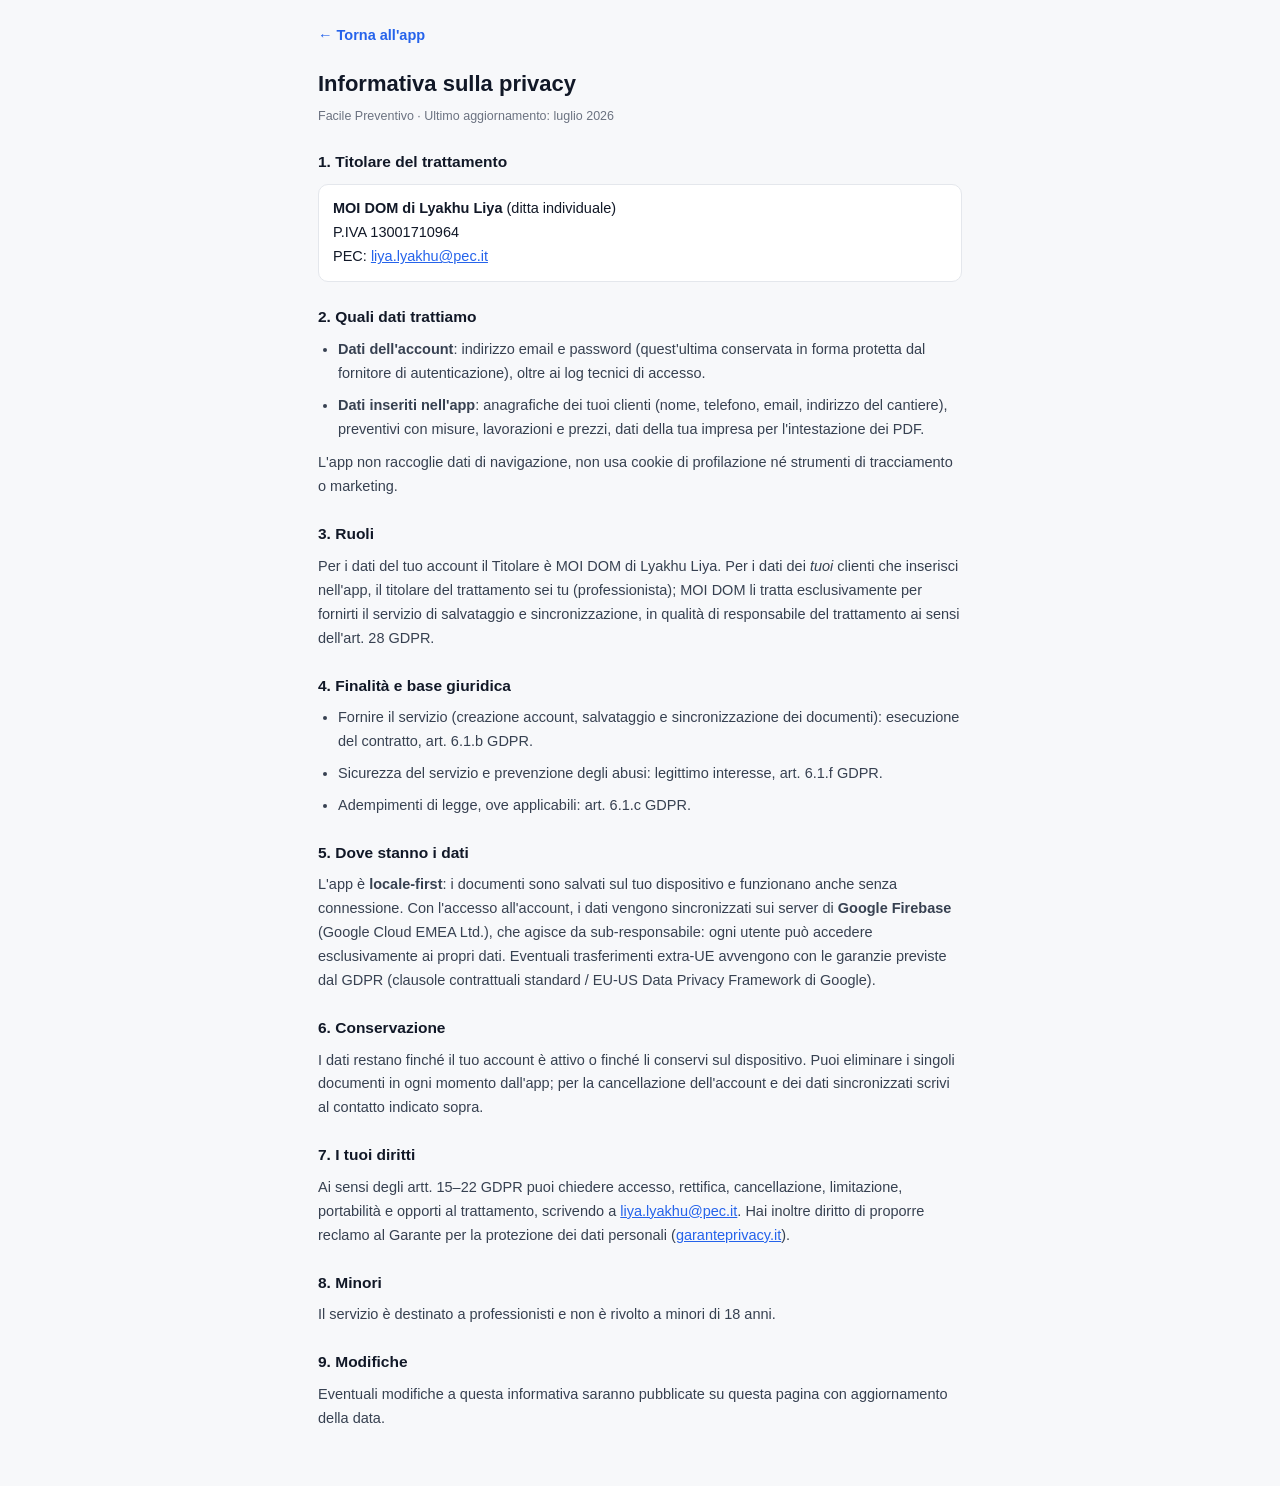
<file: privacy.html>
<!DOCTYPE html>
<html lang="it">
<head>
<meta charset="UTF-8">
<meta name="viewport" content="width=device-width, initial-scale=1.0">
<title>Privacy Policy — Facile Preventivo</title>
<meta name="robots" content="noindex">
<link rel="stylesheet" href="style.css">
<style>
.legal{max-width:680px;margin:0 auto;padding:24px 18px 48px;font-size:14.5px;line-height:1.65;color:var(--text)}
.legal h1{font-size:22px;font-weight:800;margin-bottom:4px}
.legal .sub{font-size:12.5px;color:var(--sub);margin-bottom:22px}
.legal h2{font-size:15.5px;font-weight:800;margin:22px 0 8px}
.legal p, .legal li{color:#374151;margin-bottom:8px}
.legal ul{padding-left:20px;margin-bottom:10px}
.legal .box{background:var(--white);border:1.5px solid var(--border);border-radius:10px;padding:12px 14px;margin:10px 0}
.legal a{color:var(--accent)}
.legal .back{display:inline-block;margin-bottom:18px;font-weight:600;text-decoration:none}
</style>
</head>
<body>
<div class="legal">
<a class="back" href="index.html">← Torna all'app</a>
<h1>Informativa sulla privacy</h1>
<div class="sub">Facile Preventivo · Ultimo aggiornamento: luglio 2026</div>

<h2>1. Titolare del trattamento</h2>
<div class="box">
  <strong>MOI DOM di Lyakhu Liya</strong> (ditta individuale)<br>
  P.IVA 13001710964<br>
  PEC: <a href="mailto:liya.lyakhu@pec.it">liya.lyakhu@pec.it</a>
</div>

<h2>2. Quali dati trattiamo</h2>
<ul>
  <li><strong>Dati dell'account</strong>: indirizzo email e password (quest'ultima conservata in forma protetta dal fornitore di autenticazione), oltre ai log tecnici di accesso.</li>
  <li><strong>Dati inseriti nell'app</strong>: anagrafiche dei tuoi clienti (nome, telefono, email, indirizzo del cantiere), preventivi con misure, lavorazioni e prezzi, dati della tua impresa per l'intestazione dei PDF.</li>
</ul>
<p>L'app non raccoglie dati di navigazione, non usa cookie di profilazione né strumenti di tracciamento o marketing.</p>

<h2>3. Ruoli</h2>
<p>Per i dati del tuo account il Titolare è MOI DOM di Lyakhu Liya. Per i dati dei <em>tuoi</em> clienti che inserisci nell'app, il titolare del trattamento sei tu (professionista); MOI DOM li tratta esclusivamente per fornirti il servizio di salvataggio e sincronizzazione, in qualità di responsabile del trattamento ai sensi dell'art. 28 GDPR.</p>

<h2>4. Finalità e base giuridica</h2>
<ul>
  <li>Fornire il servizio (creazione account, salvataggio e sincronizzazione dei documenti): esecuzione del contratto, art. 6.1.b GDPR.</li>
  <li>Sicurezza del servizio e prevenzione degli abusi: legittimo interesse, art. 6.1.f GDPR.</li>
  <li>Adempimenti di legge, ove applicabili: art. 6.1.c GDPR.</li>
</ul>

<h2>5. Dove stanno i dati</h2>
<p>L'app è <strong>locale-first</strong>: i documenti sono salvati sul tuo dispositivo e funzionano anche senza connessione. Con l'accesso all'account, i dati vengono sincronizzati sui server di <strong>Google Firebase</strong> (Google Cloud EMEA Ltd.), che agisce da sub-responsabile: ogni utente può accedere esclusivamente ai propri dati. Eventuali trasferimenti extra-UE avvengono con le garanzie previste dal GDPR (clausole contrattuali standard / EU-US Data Privacy Framework di Google).</p>

<h2>6. Conservazione</h2>
<p>I dati restano finché il tuo account è attivo o finché li conservi sul dispositivo. Puoi eliminare i singoli documenti in ogni momento dall'app; per la cancellazione dell'account e dei dati sincronizzati scrivi al contatto indicato sopra.</p>

<h2>7. I tuoi diritti</h2>
<p>Ai sensi degli artt. 15–22 GDPR puoi chiedere accesso, rettifica, cancellazione, limitazione, portabilità e opporti al trattamento, scrivendo a <a href="mailto:liya.lyakhu@pec.it">liya.lyakhu@pec.it</a>. Hai inoltre diritto di proporre reclamo al Garante per la protezione dei dati personali (<a href="https://www.garanteprivacy.it" target="_blank" rel="noopener">garanteprivacy.it</a>).</p>

<h2>8. Minori</h2>
<p>Il servizio è destinato a professionisti e non è rivolto a minori di 18 anni.</p>

<h2>9. Modifiche</h2>
<p>Eventuali modifiche a questa informativa saranno pubblicate su questa pagina con aggiornamento della data.</p>
</div>
</body>
</html>
</file>
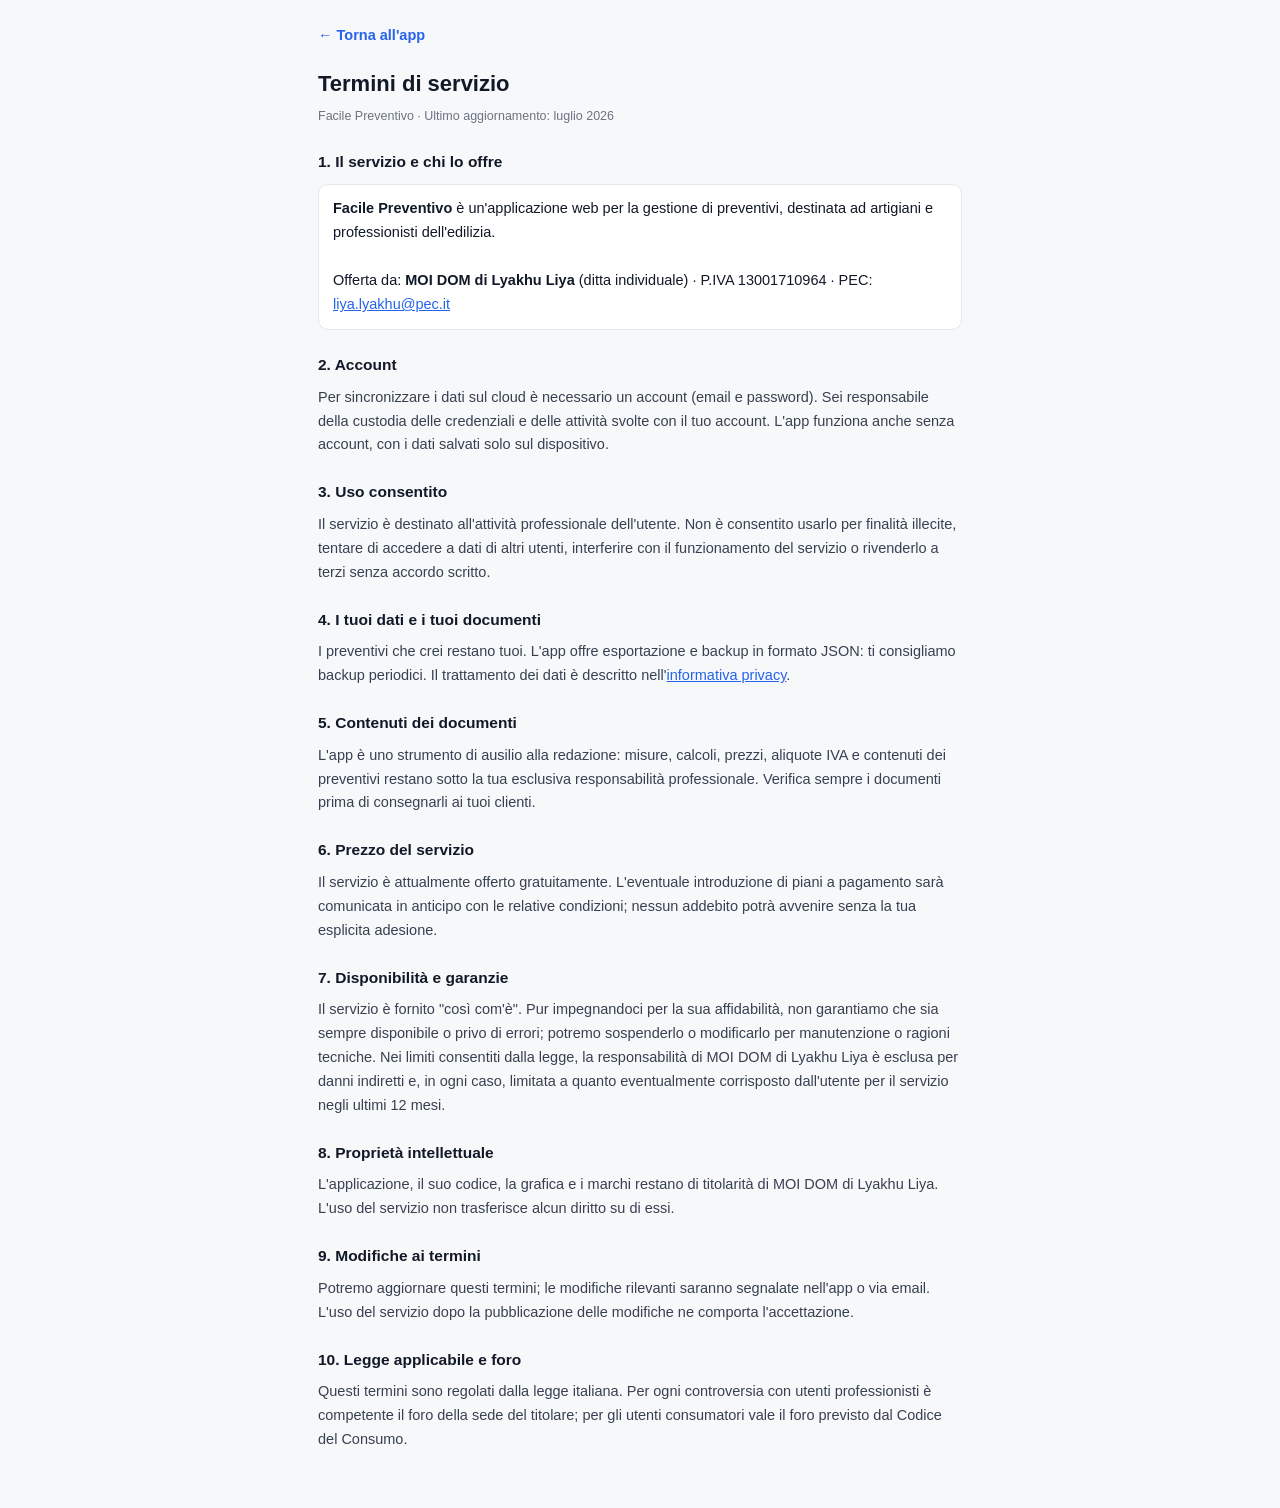
<file: termini.html>
<!DOCTYPE html>
<html lang="it">
<head>
<meta charset="UTF-8">
<meta name="viewport" content="width=device-width, initial-scale=1.0">
<title>Termini di Servizio — Facile Preventivo</title>
<meta name="robots" content="noindex">
<link rel="stylesheet" href="style.css">
<style>
.legal{max-width:680px;margin:0 auto;padding:24px 18px 48px;font-size:14.5px;line-height:1.65;color:var(--text)}
.legal h1{font-size:22px;font-weight:800;margin-bottom:4px}
.legal .sub{font-size:12.5px;color:var(--sub);margin-bottom:22px}
.legal h2{font-size:15.5px;font-weight:800;margin:22px 0 8px}
.legal p, .legal li{color:#374151;margin-bottom:8px}
.legal ul{padding-left:20px;margin-bottom:10px}
.legal .box{background:var(--white);border:1.5px solid var(--border);border-radius:10px;padding:12px 14px;margin:10px 0}
.legal a{color:var(--accent)}
.legal .back{display:inline-block;margin-bottom:18px;font-weight:600;text-decoration:none}
</style>
</head>
<body>
<div class="legal">
<a class="back" href="index.html">← Torna all'app</a>
<h1>Termini di servizio</h1>
<div class="sub">Facile Preventivo · Ultimo aggiornamento: luglio 2026</div>

<h2>1. Il servizio e chi lo offre</h2>
<div class="box">
  <strong>Facile Preventivo</strong> è un'applicazione web per la gestione di preventivi, destinata ad artigiani e professionisti dell'edilizia.<br><br>
  Offerta da: <strong>MOI DOM di Lyakhu Liya</strong> (ditta individuale) · P.IVA 13001710964 · PEC: <a href="mailto:liya.lyakhu@pec.it">liya.lyakhu@pec.it</a>
</div>

<h2>2. Account</h2>
<p>Per sincronizzare i dati sul cloud è necessario un account (email e password). Sei responsabile della custodia delle credenziali e delle attività svolte con il tuo account. L'app funziona anche senza account, con i dati salvati solo sul dispositivo.</p>

<h2>3. Uso consentito</h2>
<p>Il servizio è destinato all'attività professionale dell'utente. Non è consentito usarlo per finalità illecite, tentare di accedere a dati di altri utenti, interferire con il funzionamento del servizio o rivenderlo a terzi senza accordo scritto.</p>

<h2>4. I tuoi dati e i tuoi documenti</h2>
<p>I preventivi che crei restano tuoi. L'app offre esportazione e backup in formato JSON: ti consigliamo backup periodici. Il trattamento dei dati è descritto nell'<a href="privacy.html">informativa privacy</a>.</p>

<h2>5. Contenuti dei documenti</h2>
<p>L'app è uno strumento di ausilio alla redazione: misure, calcoli, prezzi, aliquote IVA e contenuti dei preventivi restano sotto la tua esclusiva responsabilità professionale. Verifica sempre i documenti prima di consegnarli ai tuoi clienti.</p>

<h2>6. Prezzo del servizio</h2>
<p>Il servizio è attualmente offerto gratuitamente. L'eventuale introduzione di piani a pagamento sarà comunicata in anticipo con le relative condizioni; nessun addebito potrà avvenire senza la tua esplicita adesione.</p>

<h2>7. Disponibilità e garanzie</h2>
<p>Il servizio è fornito "così com'è". Pur impegnandoci per la sua affidabilità, non garantiamo che sia sempre disponibile o privo di errori; potremo sospenderlo o modificarlo per manutenzione o ragioni tecniche. Nei limiti consentiti dalla legge, la responsabilità di MOI DOM di Lyakhu Liya è esclusa per danni indiretti e, in ogni caso, limitata a quanto eventualmente corrisposto dall'utente per il servizio negli ultimi 12 mesi.</p>

<h2>8. Proprietà intellettuale</h2>
<p>L'applicazione, il suo codice, la grafica e i marchi restano di titolarità di MOI DOM di Lyakhu Liya. L'uso del servizio non trasferisce alcun diritto su di essi.</p>

<h2>9. Modifiche ai termini</h2>
<p>Potremo aggiornare questi termini; le modifiche rilevanti saranno segnalate nell'app o via email. L'uso del servizio dopo la pubblicazione delle modifiche ne comporta l'accettazione.</p>

<h2>10. Legge applicabile e foro</h2>
<p>Questi termini sono regolati dalla legge italiana. Per ogni controversia con utenti professionisti è competente il foro della sede del titolare; per gli utenti consumatori vale il foro previsto dal Codice del Consumo.</p>
</div>
</body>
</html>
</file>
<file: style.css>
*,*::before,*::after{box-sizing:border-box;margin:0;padding:0}
:root{
  --bg:#F7F8FA;
  --white:#FFFFFF;
  --border:#E4E7EC;
  --text:#111827;
  --sub:#6B7280;
  --accent:#2563EB;
  --accent-lt:#EFF6FF;
  --green:#16A34A;
  --green-lt:#F0FDF4;
  --red:#DC2626;
  --red-lt:#FEF2F2;
  --orange:#D97706;
  --orange-lt:#FFFBEB;
  --gold:#B8956A;
  --radius:10px;
  --shadow:0 1px 3px rgba(0,0,0,.08),0 1px 2px rgba(0,0,0,.04);
  --shadow-md:0 4px 12px rgba(0,0,0,.1);
}
html{scroll-behavior:smooth;-webkit-text-size-adjust:100%;text-size-adjust:100%}
body{font-family:-apple-system,BlinkMacSystemFont,'Segoe UI',sans-serif;background:var(--bg);color:var(--text);font-size:15px;line-height:1.5;min-height:100vh}
input,select,textarea,button{font-family:inherit;font-size:16px}
input,select,textarea{-webkit-appearance:none}

/* ── LAYOUT ── */
.app{display:flex;flex-direction:column;min-height:100vh}

/* ── HEADER ── */
.topnav{
  background:var(--white);
  border-bottom:1px solid var(--border);
  padding:0 16px;
  height:48px;
  display:flex;align-items:center;justify-content:space-between;
  position:sticky;top:0;z-index:100;
}
.brand{font-size:18px;font-weight:700;color:var(--text);letter-spacing:-.3px}
.brand span{color:var(--accent)}

/* ── BOTTOM TAB BAR ── */
.bottomnav{
  position:fixed;bottom:0;left:0;right:0;z-index:100;
  background:var(--white);
  border-top:1px solid var(--border);
  display:flex;
  padding-bottom:env(safe-area-inset-bottom);
}
.tab-item{
  flex:1;display:flex;flex-direction:column;align-items:center;justify-content:center;
  padding:8px 4px 6px;
  border:none;background:none;cursor:pointer;
  color:var(--sub);font-size:10px;font-weight:500;
  transition:color .15s;gap:3px;
  -webkit-tap-highlight-color:transparent;
}
.tab-item.active{color:var(--accent)}
.tab-icon{font-size:20px;line-height:1}
.tab-label{font-size:10px;font-weight:600}

/* ── PAGE ── */
.page{display:none;flex:1;padding:16px;padding-bottom:80px;max-width:600px;margin:0 auto;width:100%}
.page.active{display:block}

/* ── CARDS ── */
.card{background:var(--white);border-radius:var(--radius);border:1px solid var(--border);box-shadow:var(--shadow);margin-bottom:12px;overflow:hidden}
.card-header{padding:14px 16px;border-bottom:1px solid var(--border);display:flex;align-items:center;justify-content:space-between}
.card-title{font-size:14px;font-weight:600;color:var(--text);display:flex;align-items:center;gap:8px}
.card-icon{width:28px;height:28px;border-radius:8px;background:var(--accent-lt);display:flex;align-items:center;justify-content:center;font-size:14px;flex-shrink:0}
.card-body{padding:16px}

/* ── FORM ── */
.field{margin-bottom:12px}
.field:last-child{margin-bottom:0}
.label{display:block;font-size:12px;font-weight:500;color:var(--sub);margin-bottom:5px;text-transform:uppercase;letter-spacing:.4px}
.input,.select,.textarea{
  width:100%;padding:10px 12px;
  border:1.5px solid var(--border);border-radius:8px;
  background:var(--white);color:var(--text);
  font-size:16px;transition:border .15s;outline:none;
}
.input:focus,.select:focus,.textarea:focus{border-color:var(--accent)}
.textarea{resize:vertical;min-height:80px}
.row2{display:grid;grid-template-columns:1fr 1fr;gap:10px}
.row3{display:grid;grid-template-columns:1fr 1fr 1fr;gap:10px}

/* ── BUTTONS ── */
.btn{
  display:inline-flex;align-items:center;justify-content:center;gap:6px;
  padding:10px 16px;border-radius:8px;border:none;cursor:pointer;
  font-size:14px;font-weight:600;transition:all .15s;white-space:nowrap;
}
.btn-primary{background:var(--accent);color:#fff}
.btn-primary:hover{background:#1d4ed8}
.btn-secondary{background:var(--bg);color:var(--text);border:1.5px solid var(--border)}
.btn-secondary:hover{border-color:var(--accent);color:var(--accent)}
.btn-success{background:var(--green);color:#fff}
.btn-success:hover{background:#15803d}
.btn-danger{background:none;border:none;color:var(--red);cursor:pointer;padding:4px;line-height:1;font-size:16px}
.btn-sm{padding:7px 12px;font-size:13px}
.btn-full{width:100%}
.btn-row{display:flex;gap:8px;flex-wrap:wrap}

/* ── BADGE ── */
.badge{display:inline-flex;align-items:center;padding:3px 9px;border-radius:20px;font-size:12px;font-weight:600}
.badge-gray{background:#F3F4F6;color:#374151}
.badge-blue{background:var(--accent-lt);color:var(--accent)}
.badge-green{background:var(--green-lt);color:var(--green)}
.badge-red{background:var(--red-lt);color:var(--red)}
.badge-orange{background:var(--orange-lt);color:var(--orange)}

/* ── STAT CARDS ── */
.stats{display:grid;grid-template-columns:1fr 1fr;gap:10px;margin-bottom:16px}
.stat{background:var(--white);border-radius:var(--radius);border:1px solid var(--border);padding:14px 16px}
.stat-val{font-size:24px;font-weight:700;color:var(--text);line-height:1}
.stat-lbl{font-size:12px;color:var(--sub);margin-top:4px}

/* ── PREVENTIVO LIST ── */
.prev-item{
  background:var(--white);border-radius:var(--radius);border:1px solid var(--border);
  padding:14px 16px;margin-bottom:8px;cursor:pointer;transition:box-shadow .15s;
}
.prev-item:hover{box-shadow:var(--shadow-md)}
.prev-item-top{display:flex;align-items:flex-start;justify-content:space-between;margin-bottom:6px}
.prev-item-name{font-weight:600;font-size:15px}
.prev-item-num{font-size:12px;color:var(--sub);margin-top:2px}
.prev-item-bottom{display:flex;align-items:center;justify-content:space-between}
.prev-item-tot{font-size:16px;font-weight:700;color:var(--accent)}
.prev-item-info{font-size:12px;color:var(--sub)}
.empty{text-align:center;padding:40px 20px;color:var(--sub)}
.empty-icon{font-size:40px;margin-bottom:12px}
.empty p{font-size:14px}

/* ── SECTION LABEL ── */
.section-lbl{font-size:11px;font-weight:700;text-transform:uppercase;letter-spacing:.6px;color:var(--sub);margin:16px 0 8px}
.section-lbl:first-child{margin-top:0}

/* ── DIVIDER ── */
.divider{height:1px;background:var(--border);margin:14px 0}

/* ── STATUS SELECT ── */
.status-select{appearance:none;-webkit-appearance:none;border:1.5px solid var(--border);border-radius:8px;padding:6px 26px 6px 10px;font-size:12px;font-weight:700;cursor:pointer;background-color:var(--white);color:var(--text);background-image:url("data:image/svg+xml;charset=UTF-8,%3Csvg xmlns='http://www.w3.org/2000/svg' width='10' height='6' viewBox='0 0 10 6'%3E%3Cpath d='M1 1l4 4 4-4' stroke='%23475467' fill='none' stroke-width='1.6' stroke-linecap='round' stroke-linejoin='round'/%3E%3C/svg%3E");background-repeat:no-repeat;background-position:right 9px center}

/* ── PRINT dal modal PDF ── */
@page{size:A4;margin:14mm}
@media print{
  html,body{background:#fff!important}
  body > *{display:none!important}
  #pdfModal{display:block!important;position:static!important;overflow:visible!important;background:#fff!important}
  #pdfModalBar,#pdfCloseBar{display:none!important}
  #pdfModalContent{padding:0!important;max-width:100%!important;font-size:11px!important;line-height:1.45!important}
  /* Forza la stampa dei fondi colorati (header tabella e box totale scuri),
     altrimenti il browser li rende bianchi e il testo bianco sparisce */
  #pdfModalContent *{-webkit-print-color-adjust:exact!important;print-color-adjust:exact!important}
  #pdfModalContent table{width:100%!important;border-collapse:collapse!important}
  #pdfModalContent thead{display:table-header-group}
  #pdfModalContent tr,#pdfModalContent .no-break,#pdfModalContent .firme{page-break-inside:avoid}
  #pdfModalContent img{max-width:100%;page-break-inside:avoid}
}
#printFrame{display:none}

@media(max-width:420px){
  .row3{grid-template-columns:1fr 1fr}
  .stats{grid-template-columns:1fr 1fr}
}

/* ═══ Schermata di accesso (cancello) ═══ */
#authGate{position:fixed;inset:0;z-index:1000;background:var(--bg);display:flex;align-items:flex-start;justify-content:center;padding:32px 20px;overflow-y:auto}
#authGate .auth-box{background:var(--white);border:1px solid var(--border);border-radius:var(--radius);box-shadow:var(--shadow-md);padding:28px 22px;width:100%;max-width:360px;margin:auto}
#authGate .auth-brand{font-size:26px;font-weight:800;color:var(--text);text-align:center}
#authGate .auth-brand span{color:var(--accent)}
#authGate .auth-sub{text-align:center;color:var(--sub);font-size:14px;margin:6px 0 22px}
#authGate .auth-error{color:var(--red);font-size:13px;font-weight:600;text-align:center;min-height:18px;margin:8px 0}
#authGate .auth-or{text-align:center;color:var(--sub);font-size:12px;text-transform:uppercase;letter-spacing:.05em;margin:18px 0 12px}
#authGate .auth-busy{text-align:center;color:var(--sub);font-size:13px;margin-top:14px}
#authGate .btn[disabled]{opacity:.55;pointer-events:none}

/* ═══ Menu account nella topnav (tendina con "Esci") ═══ */
.topnav-right{position:relative}
.page-menu-btn{display:flex;align-items:center;gap:4px;background:none;border:none;cursor:pointer;font-size:12px;color:var(--sub);font-family:inherit;padding:6px 2px;-webkit-tap-highlight-color:transparent}
.page-menu-caret{font-size:9px;opacity:.7}
.account-menu{display:none;position:absolute;right:0;top:calc(100% + 6px);background:var(--white);border:1px solid var(--border);border-radius:10px;box-shadow:var(--shadow-md);min-width:210px;padding:8px;z-index:200}
.account-menu-email{font-size:12px;color:var(--sub);padding:8px 10px;word-break:break-all;border-bottom:1px solid var(--border);margin-bottom:6px}
.account-menu-item{display:block;width:100%;text-align:left;background:none;border:none;cursor:pointer;font-family:inherit;font-size:15px;font-weight:600;color:var(--text);padding:11px 10px;border-radius:8px}
.account-menu-item:active{background:var(--bg)}

/* ── AUTH: link recupero password ── */
.auth-link{
  display:block;
  margin:-4px 0 8px auto;
  background:none;border:none;cursor:pointer;
  font-size:12.5px;font-weight:600;color:var(--accent);
  padding:4px 0;
}

/* ── MENU ACCOUNT: stato sincronizzazione ── */
.account-menu-sync{
  font-size:11px;color:var(--sub);
  padding:6px 12px 8px;
  border-bottom:1px solid var(--border);
  line-height:1.4;
}

/* ── GUIDA AL PRIMO UTILIZZO (tour con riflettore + card) ── */
#guidaOverlay{position:fixed;inset:0;z-index:400}
#guidaSpot{
  position:fixed;
  border-radius:12px;
  border:2px solid rgba(255,255,255,.9);
  box-shadow:0 0 0 9999px rgba(17,24,39,.68);
  transition:all .28s ease;
  pointer-events:none;
}
#guidaCard{
  position:fixed;left:50%;transform:translateX(-50%);
  width:min(360px, calc(100vw - 32px));
  background:#fff;border-radius:14px;padding:16px;
  box-shadow:0 8px 30px rgba(0,0,0,.3);
  transition:top .28s ease;
}
.guida-mock{display:flex;justify-content:center;margin-bottom:10px;background:var(--bg);border-radius:10px;padding:6px 0}
.guida-mock svg{max-width:100%;height:auto}
.guida-titolo{font-size:16px;font-weight:800;color:var(--text);margin-bottom:6px}
.guida-testo{font-size:13.5px;color:var(--sub);line-height:1.5;margin-bottom:14px}
.guida-footer{display:flex;align-items:center;justify-content:space-between;gap:10px}
.guida-dots{display:flex;gap:5px;flex-shrink:0}
.guida-dot{width:7px;height:7px;border-radius:50%;background:var(--border)}
.guida-dot.on{background:var(--accent)}
.guida-btns{display:flex;gap:8px}

/* ── AUTH: link legali sotto il cancello ── */
.auth-legal{
  margin-top:14px;
  text-align:center;
  font-size:11.5px;
  color:var(--sub);
  line-height:1.5;
}
.auth-legal a{color:var(--accent);font-weight:600}

/* ── ABBONAMENTO: paywall ── */
.abbo-box{
  background:#fff;border-radius:16px;
  max-width:400px;margin:8vh auto 0;
  padding:24px 20px 16px;text-align:center;
  box-shadow:0 12px 40px rgba(0,0,0,.3);
}
.abbo-icona{font-size:40px;margin-bottom:8px}
.abbo-titolo{font-size:19px;font-weight:800;color:var(--text);margin-bottom:10px}
.abbo-testo{font-size:13.5px;color:var(--sub);line-height:1.55;margin-bottom:12px;text-align:left}
.abbo-btns{display:flex;flex-direction:column;gap:8px;margin:14px 0 4px}
.abbo-nonora{
  background:none;border:none;cursor:pointer;
  font-size:13px;font-weight:600;color:var(--sub);
  padding:10px;width:100%;
}

/* ══════════ PREVENTIVO A PASSI (preventivo.js) ══════════ */
.dash-nuovo{padding:14px 16px;font-size:16px;border-radius:12px;margin-bottom:14px}
.page-wz{padding-bottom:calc(150px + env(safe-area-inset-bottom))}
#wz{display:flex;flex-direction:column;gap:14px}
.wz-head{display:flex;align-items:center;gap:10px}
.wz-head-t{flex:1;min-width:0;display:flex;flex-direction:column;align-items:flex-start;text-align:left;background:none;border:none;padding:0;cursor:pointer;color:var(--text)}
.wz-head-t u{text-decoration:none;color:var(--accent);font-weight:600}
.wz-head-t b{font-size:18px;font-weight:800;letter-spacing:-.2px;white-space:nowrap;overflow:hidden;text-overflow:ellipsis}
.wz-head-t span{font-size:12.5px;color:var(--sub)}
.wz-ghost-sm{flex:0 0 auto;font-size:13px;font-weight:600;color:var(--accent);background:var(--white);border:1px solid var(--border);border-radius:999px;padding:8px 12px;cursor:pointer}
.wz-steps{display:grid;grid-template-columns:repeat(4,1fr);gap:6px}
.wz-st{display:flex;flex-direction:column;align-items:flex-start;gap:5px;background:none;border:none;padding:0;cursor:pointer;min-width:0;text-align:left}
.wz-st i{display:block;width:100%;height:4px;border-radius:4px;background:var(--border)}
.wz-st span{font-size:12px;font-weight:600;color:var(--sub);white-space:nowrap;overflow:hidden;text-overflow:ellipsis;max-width:100%}
.wz-st.fatto i{background:var(--green)}
.wz-st.ora i{background:var(--accent)}
.wz-st.ora span{color:var(--text)}
.wz-screen{display:flex;flex-direction:column;gap:14px;min-width:0}
.wz-h2{font-size:20px;font-weight:800;letter-spacing:-.2px;margin-top:2px}
.wz-lead{color:var(--sub);font-size:14px}
.wz-lbl{display:block;font-size:11.5px;font-weight:600;color:var(--sub);text-transform:uppercase;letter-spacing:.5px;margin-bottom:5px}
.wz-field{display:flex;flex-direction:column;min-width:0}
.wz-input{width:100%;min-width:0;padding:11px 12px;border:1.5px solid var(--border);border-radius:11px;background:var(--white);color:var(--text);font-size:16px;outline:none;font-variant-numeric:tabular-nums}
.wz-input:focus{border-color:var(--accent)}
.wz-row2{display:grid;grid-template-columns:1fr 1fr;gap:10px}
.wz-details{background:var(--white);border:1px solid var(--border);border-radius:12px;padding:10px 12px}
.wz-details summary{cursor:pointer;font-size:13.5px;font-weight:600;color:var(--accent)}
.wz-details[open] summary{margin-bottom:10px}
.wz-details .wz-field{margin-bottom:10px}
.wz-pick{display:grid;grid-template-columns:auto minmax(0,1fr);gap:4px 14px;align-items:center;text-align:left;padding:14px;border-radius:16px;border:1.5px solid var(--border);background:var(--white);cursor:pointer;color:var(--text)}
.wz-pick.main{border-color:var(--accent);background:var(--accent-lt)}
.wz-pick:disabled{opacity:.55;cursor:default}
.wz-pick .wz-ico{grid-row:span 2;width:64px;height:52px;border-radius:12px;background:var(--bg);display:grid;place-items:center}
.wz-pick.main .wz-ico{background:var(--white)}
.wz-pick b{font-size:16px}
.wz-pick > span:last-child{font-size:13px;color:var(--sub)}
.wz-tag{display:inline-block;margin-left:6px;font-size:10.5px;font-weight:700;text-transform:uppercase;letter-spacing:.5px;color:var(--orange);vertical-align:2px}
.wz-chips{display:flex;flex-wrap:wrap;gap:6px}
.wz-chip{font-size:13px;font-weight:500;padding:8px 11px;border-radius:999px;border:1px solid var(--border);background:var(--white);color:var(--text);cursor:pointer}
.wz-chip:active{background:var(--accent-lt)}
.wz-rows{display:flex;flex-direction:column;gap:8px}
.wz-editrow{display:flex;gap:8px;align-items:center}
.wz-del{width:40px;height:40px;flex:0 0 auto;border-radius:10px;border:1px solid var(--border);background:var(--white);color:var(--sub);font-size:20px;line-height:1;cursor:pointer}
.wz-add{width:100%;padding:12px;border-radius:14px;border:1.5px dashed var(--border);background:none;cursor:pointer;font-weight:600;color:var(--accent);font-size:15px}
.wz-empty{font-size:13px;color:var(--sub)}
.wz-row{display:grid;grid-template-columns:minmax(0,1fr) auto auto;gap:2px 10px;align-items:center;width:100%;text-align:left;padding:12px 12px 12px 14px;border-radius:14px;border:1px solid var(--border);background:var(--white);cursor:pointer;color:var(--text)}
.wz-row .n{font-size:15px;font-weight:700;min-width:0;overflow:hidden;text-overflow:ellipsis;white-space:nowrap}
.wz-row .d{grid-column:1;font-size:12.5px;color:var(--sub);font-variant-numeric:tabular-nums;min-width:0;overflow:hidden;text-overflow:ellipsis;white-space:nowrap}
.wz-row .v{grid-row:1/span 2;grid-column:2;font-size:15px;font-weight:700;font-variant-numeric:tabular-nums;text-align:right}
.wz-chev{grid-row:1/span 2;grid-column:3;width:18px;height:18px;fill:none;stroke:var(--sub);stroke-width:2;stroke-linecap:round}
.wz-pill{display:inline-block;font-size:11.5px;font-weight:600;padding:5px 8px;border-radius:999px}
.wz-pill.todo{background:var(--orange-lt);color:var(--orange)}
.wz-sum{border:1px solid var(--border);border-radius:16px;overflow:hidden;background:var(--white)}
.wz-sum-room{padding:12px 14px;border-bottom:1px solid var(--border)}
.wz-sum-room:last-child{border-bottom:none}
.wz-sum-room h3{font-size:15px;font-weight:700;margin-bottom:6px;display:flex;justify-content:space-between;gap:10px}
.wz-ln{display:grid;grid-template-columns:minmax(0,1fr) auto;gap:2px 10px;font-size:13px;padding:3px 0}
.wz-ln .q{grid-column:1;color:var(--sub);font-size:12px;font-variant-numeric:tabular-nums}
.wz-ln .t{grid-row:1/span 2;grid-column:2;font-weight:600;align-self:center;font-variant-numeric:tabular-nums}
.wz-tot{background:var(--white);border:1px solid var(--border);border-radius:16px;padding:14px;display:flex;flex-direction:column;gap:8px}
.wz-tot .r{display:flex;justify-content:space-between;align-items:center;gap:10px;font-size:14px;font-variant-numeric:tabular-nums}
.wz-tot .r.big{font-size:20px;font-weight:800;padding-top:8px;border-top:1px solid var(--border)}
.wz-tot .r.big span:last-child{color:var(--accent)}
.wz-mini{width:96px;padding:7px 9px;border:1.5px solid var(--border);border-radius:9px;background:var(--white);text-align:right;font-size:16px;font-variant-numeric:tabular-nums}
select.wz-mini{width:auto;text-align:left}
.wz-warn{font-size:13px;color:var(--orange);font-weight:600}
.wz-cta{position:fixed;left:0;right:0;bottom:calc(58px + env(safe-area-inset-bottom));z-index:90;display:flex;align-items:center;gap:12px;
  padding:10px max(16px, calc((100% - 568px)/2));background:var(--white);border-top:1px solid var(--border);box-shadow:0 -4px 14px rgba(0,0,0,.05)}
.wz-cta-info{flex:1;min-width:0;font-size:12.5px;color:var(--sub)}
.wz-cta-info b{display:block;font-size:16px;color:var(--text);font-variant-numeric:tabular-nums}
.wz-primary{flex:0 0 auto;padding:13px 18px;border-radius:13px;border:none;cursor:pointer;background:var(--accent);color:#fff;font-size:15px;font-weight:700}
.wz-full{width:100%}
.wz-ghost{padding:11px 14px;border-radius:12px;border:1px solid var(--border);background:var(--white);cursor:pointer;font-weight:600;font-size:14px;color:var(--text)}
.wz-toast{position:fixed;z-index:260;left:50%;transform:translateX(-50%);bottom:calc(140px + env(safe-area-inset-bottom));background:var(--text);color:#fff;font-size:13px;font-weight:600;padding:9px 14px;border-radius:999px;max-width:calc(100% - 32px);text-align:center;pointer-events:none}

/* scheda del locale */
.wz-sheet-bg{position:fixed;inset:0;z-index:250;background:rgba(17,24,39,.45);align-items:flex-end;justify-content:center}
.wz-sheet{width:min(520px,100%);max-height:90vh;overflow:auto;-webkit-overflow-scrolling:touch;background:var(--white);border-radius:20px 20px 0 0;
  padding:16px 16px calc(16px + env(safe-area-inset-bottom));display:flex;flex-direction:column;gap:12px;box-shadow:0 -8px 30px rgba(0,0,0,.2)}
@media (min-width:640px){ .wz-sheet-bg{align-items:center;padding:24px} .wz-sheet{border-radius:20px} }
.wz-sh-head{display:flex;align-items:center;justify-content:space-between;gap:10px}
.wz-sh-head h3{font-size:19px;font-weight:800}
.wz-sh-title{flex:1;min-width:0;font-size:19px;font-weight:800;border:none;border-bottom:1.5px dashed var(--border);padding:4px 0;background:none;color:var(--text);outline:none}
.wz-sh-title:focus{border-bottom-color:var(--accent)}
.wz-x{background:none;border:none;font-size:28px;line-height:1;color:var(--sub);cursor:pointer;padding:2px 6px}
.wz-dims{display:grid;grid-template-columns:repeat(3,minmax(0,1fr));gap:8px}
.wz-kv{display:grid;grid-template-columns:repeat(3,minmax(0,1fr));gap:8px}
.wz-kv div{background:var(--bg);border-radius:12px;padding:9px 10px;display:flex;flex-direction:column;gap:2px;min-width:0}
.wz-kv div.warn{background:var(--orange-lt)}
.wz-kv span{font-size:11px;color:var(--sub);text-transform:uppercase;letter-spacing:.4px}
.wz-kv b{font-size:15px;font-variant-numeric:tabular-nums}
.wz-kv div.warn b{font-size:13px;font-weight:500}
.wz-sec{display:flex;justify-content:space-between;align-items:baseline;gap:10px;margin-top:4px;font-size:11.5px;font-weight:700;text-transform:uppercase;letter-spacing:.6px;color:var(--sub)}
.wz-sec small{text-transform:none;letter-spacing:0;font-weight:500;font-size:11.5px}
.wz-lav{display:grid;grid-template-columns:auto minmax(0,1fr) auto;gap:4px 10px;align-items:center;padding:10px 12px;border:1px solid var(--border);border-radius:12px;cursor:pointer}
.wz-lav.on{border-color:var(--accent);background:var(--accent-lt)}
.wz-lav input[type=checkbox]{width:20px;height:20px;accent-color:var(--accent);grid-row:span 2;-webkit-appearance:checkbox;appearance:auto}
.wz-lav .ln-n{font-weight:600;font-size:14px}
.wz-lav .ln-q{grid-column:2;font-size:12px;color:var(--sub);font-variant-numeric:tabular-nums}
.wz-lav .ln-q.warn{color:var(--orange);font-weight:600}
.wz-lav .ln-p{grid-row:1/span 2;grid-column:3;display:flex;flex-direction:column;align-items:flex-end;gap:3px}
.wz-lav .ln-p input{width:80px;padding:6px 8px;border:1.5px solid var(--border);border-radius:8px;text-align:right;background:var(--white);font-size:16px;font-variant-numeric:tabular-nums}
.wz-lav .ln-p small{font-size:11px;color:var(--sub)}
.wz-lav .nota{grid-column:2/-1;width:100%;min-width:0;padding:8px 10px;border:1.5px solid var(--border);border-radius:9px;background:var(--white);font-size:16px;margin-top:4px}
.wz-inf{display:grid;grid-template-columns:104px minmax(0,1fr);gap:10px;padding:10px;border:1px solid var(--border);border-radius:12px}
.wz-inf .dw{background:#fff;border:1px solid var(--border);border-radius:9px;display:grid;place-items:center;padding:6px;align-self:start}
.wz-inf .dw svg{display:block;max-width:100%;height:auto}
.wz-inf .g{display:grid;grid-template-columns:repeat(2,minmax(0,1fr));gap:6px}
.wz-inf .w2{grid-column:1/-1;display:flex;gap:6px;align-items:flex-end}
.wz-inf .w2 .f{flex:1}
.wz-man{display:grid;grid-template-columns:repeat(3,minmax(0,1fr)) auto;gap:6px;align-items:end;padding:10px;border:1px solid var(--border);border-radius:12px}
.wz-man .nm{grid-column:1/-1}
.wz-inf .f,.wz-man .f{display:flex;flex-direction:column;gap:3px;min-width:0}
.wz-inf .f span,.wz-man .f span{font-size:11px;color:var(--sub)}
.wz-sheet .sm,#wz .sm{width:100%;min-width:0;padding:7px 8px;border:1.5px solid var(--border);border-radius:9px;background:var(--white);font-size:16px;font-variant-numeric:tabular-nums}
.wz-sheet select.sm,#wz select.sm{-webkit-appearance:menulist;appearance:auto}
.wz-note{min-height:64px;resize:vertical}
.wz-sh-foot{display:flex;justify-content:space-between;align-items:center;gap:10px;flex-wrap:wrap}
.wz-sh-foot b{font-size:17px;font-variant-numeric:tabular-nums}
.wz-plan{display:block;width:100%;background:var(--white);border:1px solid var(--border);border-radius:16px;padding:10px;cursor:pointer}
.wz-plan-vuota{display:flex;flex-direction:column;align-items:center;gap:8px;padding:28px 10px;border-style:dashed;color:var(--sub);font-size:14px;font-weight:600}
.wz-editrow .wz-row{flex:1;min-width:0}
.wz-dalp{display:block;margin-top:4px;font-size:10.5px;font-weight:700;color:var(--accent);text-align:center;text-transform:uppercase;letter-spacing:.4px}
.wz-sheet .sm:disabled,#wz .sm:disabled{background:var(--bg);color:var(--sub)}

/* ══════════ PIANTA (foglio di disegno, pianta.js) ══════════ */
#piantaOv{
  --bg:#F5F7F6;
  --paper:#EEF3F1;
  --grid:#DAE5E0;
  --grid-strong:#BFD1C9;
  --ink:#1B2528;
  --pencil:#7C8C91;
  --accent:#2563EB;
  --on-accent:#FFFFFF;
  --room:rgba(37,99,235,.09);
  --room-sel:rgba(37,99,235,.22);
  --surface:#FFFFFF;
  --surface-glass:rgba(255,255,255,.92);
  --line:#DCE4E1;
  --text:#1B2528;
  --muted:#5D6D72;
  --danger:#C2410C;
  --danger-lt:rgba(194,65,12,.12);
  --scrim:rgba(15,23,26,.42);
  --shadow:0 6px 24px rgba(20,35,40,.14);
  --wall3d:#F7F9F8;
  --floor3d:#D6E2F2;
  --edge3d:#9DAEB4;
  --f-display:-apple-system, BlinkMacSystemFont, 'Segoe UI', sans-serif;
  --f-body:-apple-system, BlinkMacSystemFont, 'Segoe UI', sans-serif;
  position:fixed;inset:0;z-index:200;overflow:hidden;
  background:var(--paper);color:var(--text);font:15px/1.45 var(--f-body);
  touch-action:manipulation;-webkit-user-select:none;user-select:none;
}
#piantaOv[hidden],#piantaOv [hidden]{display:none!important}
#piantaOv *,#piantaOv *::before,#piantaOv *::after{box-sizing:border-box}
#piantaOv h2,#piantaOv p,#piantaOv ul{margin:0}
#piantaOv input{-webkit-appearance:none;appearance:none}
#cv{position:absolute;inset:0;display:block;touch-action:none;cursor:crosshair}
/* ── barra in alto ── */
.pz-top{
  position:fixed;z-index:20;
  top:calc(env(safe-area-inset-top, 0px) + 10px);
  left:max(16px, env(safe-area-inset-left, 0px));
  right:max(16px, env(safe-area-inset-right, 0px));
  display:flex;align-items:center;justify-content:space-between;gap:8px;pointer-events:none;
}
.pz-top > *{pointer-events:auto}
.pz-brand{
  font:700 15px/1 var(--f-display);letter-spacing:-.2px;
  background:var(--surface-glass);border:1px solid var(--line);border-radius:999px;
  padding:11px 14px;box-shadow:var(--shadow);white-space:nowrap;
  -webkit-backdrop-filter:blur(8px);backdrop-filter:blur(8px);
}
.pz-tools{
  display:flex;gap:2px;padding:3px;position:relative;
  background:var(--surface-glass);border:1px solid var(--line);border-radius:14px;box-shadow:var(--shadow);
  -webkit-backdrop-filter:blur(8px);backdrop-filter:blur(8px);
}
.pz-ib{
  width:40px;height:38px;display:grid;place-items:center;cursor:pointer;
  background:none;border:none;border-radius:11px;color:var(--text);
}
.pz-ib svg{width:20px;height:20px;fill:none;stroke:currentColor;stroke-width:2;stroke-linecap:round;stroke-linejoin:round}
.pz-ib:hover{background:var(--bg)}
.pz-ib:disabled{opacity:.35;cursor:default;background:none}
.pz-ib.on{background:var(--danger-lt);color:var(--danger)}
.pz-pop button:focus-visible,.pz-ib:focus-visible,.pz-btn:focus-visible,.pz-row:focus-visible,.pz-chip:focus-visible,.pz-est:focus-visible,.pz-handle:focus-visible,.pz-mi:focus-visible,input:focus-visible{outline:2px solid var(--accent);outline-offset:2px}

.pz-menu{
  position:fixed;z-index:30;right:max(16px, env(safe-area-inset-right, 0px));min-width:220px;
  background:var(--surface);border:1px solid var(--line);border-radius:12px;box-shadow:var(--shadow);
  padding:5px;display:flex;flex-direction:column;
}
.pz-mi{
  text-align:left;font:500 14px/1.2 var(--f-body);color:var(--text);cursor:pointer;
  background:none;border:none;border-radius:8px;padding:11px 12px;
}
.pz-mi:hover{background:var(--bg)}
.pz-mi.pz-warn{color:var(--danger)}

/* ── avvisi brevi (sotto la barra, mai sopra al disegno attivo) ── */
.pz-toast{
  position:fixed;z-index:25;left:50%;transform:translateX(-50%);
  top:calc(env(safe-area-inset-top, 0px) + 64px);
  background:var(--ink);color:var(--paper);font:600 12.5px/1.3 var(--f-body);
  padding:8px 13px;border-radius:999px;white-space:nowrap;max-width:calc(100% - 32px);
  overflow:hidden;text-overflow:ellipsis;pointer-events:none;
}

/* ── cassetto del computo ── */
.pz-drawer{
  position:fixed;z-index:20;
  left:max(16px, env(safe-area-inset-left, 0px));
  right:max(16px, env(safe-area-inset-right, 0px));
  bottom:calc(env(safe-area-inset-bottom, 0px) + 10px);
  background:var(--surface-glass);border:1px solid var(--line);border-radius:16px;box-shadow:var(--shadow);
  -webkit-backdrop-filter:blur(8px);backdrop-filter:blur(8px);
  display:flex;flex-direction:column;max-height:min(56vh, 520px);overflow:hidden;
}
@media (min-width:820px){ .pz-drawer{left:auto;width:360px} }
.pz-dock{display:flex;align-items:center;gap:2px;padding:4px}
.pz-dock .pz-ib{width:46px;height:46px;border-radius:12px}
.pz-handle{
  display:flex;align-items:center;gap:8px;flex:1;min-width:0;cursor:pointer;
  background:none;border:none;color:var(--text);font:inherit;text-align:left;padding:8px 8px;border-radius:12px;
}
.pz-handle:hover{background:var(--bg)}
/* menu del muro (compare dove tocchi) */
.pz-pop{
  position:fixed;z-index:26;display:flex;flex-direction:column;min-width:170px;padding:5px;
  background:var(--surface);border:1px solid var(--line);border-radius:14px;box-shadow:var(--shadow);
}
.pz-pop .pz-pt{font:600 11px/1.2 var(--f-body);color:var(--muted);text-transform:uppercase;letter-spacing:.5px;padding:7px 10px 5px}
.pz-pop button{display:flex;align-items:center;gap:10px;text-align:left;font:500 14.5px/1.2 var(--f-body);color:var(--text);
  background:none;border:none;border-radius:9px;padding:11px 10px;cursor:pointer}
.pz-pop button:hover{background:var(--bg)}
.pz-pop button svg{width:20px;height:20px;flex:0 0 auto;fill:none;stroke:currentColor;stroke-width:1.8;stroke-linecap:round;stroke-linejoin:round}
.pz-pop button.pz-warn{color:var(--danger)}
.pz-chip.on{background:var(--accent);color:var(--on-accent);border-color:var(--accent)}
.pz-sum{flex:1;min-width:0;display:flex;flex-direction:column;gap:1px}
.pz-sum b{font:700 15px/1.2 var(--f-display);font-variant-numeric:tabular-nums;white-space:nowrap;overflow:hidden;text-overflow:ellipsis}
.pz-sum span{font-size:12px;color:var(--muted);white-space:nowrap;overflow:hidden;text-overflow:ellipsis}
.pz-chev{width:20px;height:20px;flex:0 0 auto;fill:none;stroke:var(--muted);stroke-width:2;stroke-linecap:round;transition:transform .2s}
.pz-drawer.open .pz-chev{transform:rotate(180deg)}
.pz-body{overflow:auto;padding:0 12px 12px;display:flex;flex-direction:column;gap:8px;border-top:1px solid var(--line);padding-top:10px}
#rows{display:flex;flex-direction:column;gap:6px}
.pz-row{
  display:grid;grid-template-columns:minmax(0,1fr) auto;gap:2px 10px;align-items:baseline;
  width:100%;text-align:left;cursor:pointer;font:inherit;color:inherit;
  background:var(--bg);border:1px solid var(--line);border-radius:10px;padding:9px 11px;
}
.pz-row:hover{border-color:var(--accent)}
.pz-rn{font:600 14px/1.2 var(--f-display);min-width:0;overflow:hidden;text-overflow:ellipsis;white-space:nowrap}
.pz-rv{font:600 14px/1.2 var(--f-display);font-variant-numeric:tabular-nums;text-align:right}
.pz-rv.pz-muto{color:var(--muted);font-weight:500;font-size:13px}
.pz-rd{font-size:12px;color:var(--muted);font-variant-numeric:tabular-nums}
.pz-rd.pz-todo{color:var(--accent);font-weight:600}
.pz-rv2{font-size:12px;color:var(--muted);text-align:right;font-variant-numeric:tabular-nums}
.pz-rs{grid-column:1/-1;display:flex;flex-wrap:wrap;gap:4px 12px;font-size:12px;color:var(--text);font-variant-numeric:tabular-nums}
.pz-rs i{font-style:normal;color:var(--muted)}
.pz-empty{margin:0;font-size:13px;color:var(--muted)}
.pz-scala{
  width:100%;cursor:pointer;font:600 14px/1.2 var(--f-body);
  background:var(--accent);color:var(--on-accent);border:none;border-radius:11px;padding:12px 14px;
}
.pz-scala:focus-visible{outline:2px solid var(--accent);outline-offset:2px}
.pz-scalanote{font-size:12.5px;color:var(--muted);margin:0}
.pz-scalanote b{color:var(--text);font-weight:600}
.pz-warnbox{border:1px solid var(--danger);background:var(--danger-lt);border-radius:10px;padding:9px 11px;font-size:12.5px;display:flex;flex-direction:column;gap:3px}
.pz-warnbox b{color:var(--danger)}
.pz-totals{border-top:1px solid var(--line);padding-top:9px;display:grid;grid-template-columns:repeat(2,minmax(0,1fr));gap:8px}
.pz-totals div{display:flex;flex-direction:column;gap:2px;min-width:0}
.pz-totals span{font-size:11px;color:var(--muted);text-transform:uppercase;letter-spacing:.5px}
.pz-totals b{font:700 15px/1.1 var(--f-display);font-variant-numeric:tabular-nums}
.pz-totals .pz-acc b{color:var(--accent)}
.pz-note{grid-column:1/-1;font-size:12px;color:var(--muted)}

/* ── finestre (misure, guida) ── */
.pz-modal{
  position:fixed;inset:0;z-index:50;background:var(--scrim);
  display:flex;align-items:flex-end;justify-content:center;
  padding-left:env(safe-area-inset-left, 0px);padding-right:env(safe-area-inset-right, 0px);
}
@media (min-width:600px){ .pz-modal{align-items:center;padding:24px} }
.pz-card{
  width:min(440px,100%);max-height:100%;overflow:auto;
  background:var(--surface);color:var(--text);
  border-radius:18px 18px 0 0;padding:18px 18px calc(18px + env(safe-area-inset-bottom, 0px));
  display:flex;flex-direction:column;gap:12px;-webkit-user-select:text;user-select:text;
}
@media (min-width:600px){ .pz-card{border-radius:18px;padding-bottom:18px} }
.pz-card-head{display:flex;align-items:center;justify-content:space-between;gap:10px}
.pz-card-head h2{margin:0;font:700 18px/1.2 var(--f-display)}
.pz-x{background:none;border:none;color:var(--muted);font-size:24px;line-height:1;cursor:pointer;padding:4px 6px}
.pz-f{display:flex;flex-direction:column;gap:5px;min-width:0}
.pz-f span{font-size:11px;font-weight:600;color:var(--muted);text-transform:uppercase;letter-spacing:.5px}
.pz-f input{
  width:100%;min-width:0;font:500 16px/1.2 var(--f-body);font-variant-numeric:tabular-nums;
  padding:10px 11px;border:1.5px solid var(--line);border-radius:9px;background:var(--bg);color:var(--text);
}
.pz-f input:focus{border-color:var(--accent);outline:none}
.pz-chips{display:flex;flex-wrap:wrap;gap:6px}
.pz-chip{font:500 12.5px/1 var(--f-body);padding:7px 10px;border-radius:999px;cursor:pointer;
  border:1px solid var(--line);background:var(--bg);color:var(--text)}
.pz-chip:hover{border-color:var(--accent);color:var(--accent)}
.pz-dims{display:grid;grid-template-columns:repeat(3,minmax(0,1fr));gap:8px}
.pz-est{
  align-self:flex-start;font:600 12.5px/1.2 var(--f-body);color:var(--accent);cursor:pointer;
  background:none;border:1px dashed var(--accent);border-radius:9px;padding:8px 11px;
}
.pz-res{display:grid;grid-template-columns:1fr 1fr;gap:8px}
.pz-res>div{background:var(--bg);border:1px solid var(--line);border-radius:10px;padding:9px 11px;display:flex;flex-direction:column;gap:3px;min-width:0}
.pz-res span{font-size:11px;color:var(--muted);text-transform:uppercase;letter-spacing:.5px}
.pz-res b{font:600 16px/1.1 var(--f-display);font-variant-numeric:tabular-nums}
.pz-res .pz-big{grid-column:1/-1;border-color:var(--accent)}
.pz-big-top{display:flex;justify-content:space-between;align-items:baseline;gap:10px}
.pz-res .pz-big b{font-size:22px;color:var(--accent)}
.pz-incl{display:flex;gap:16px;font-size:13px}
.pz-incl label{display:flex;align-items:center;gap:6px;cursor:pointer}
.pz-incl input{width:17px;height:17px;accent-color:var(--accent)}
.pz-actions{display:flex;justify-content:flex-end;gap:8px}
.pz-btn{
  font:600 13px/1 var(--f-body);padding:10px 13px;border-radius:9px;cursor:pointer;
  border:1px solid var(--line);background:var(--surface);color:var(--text);
}
.pz-btn:hover{border-color:var(--accent)}
.pz-btn.pz-primary{background:var(--accent);color:var(--on-accent);border-color:transparent}
.pz-help{margin:0;padding:0;list-style:none;display:flex;flex-direction:column;gap:10px}
.pz-help li{display:grid;grid-template-columns:auto 1fr;gap:10px;align-items:start;font-size:14px}
.pz-help b{font:700 12px/1 var(--f-display);color:var(--accent);background:var(--room);border-radius:6px;padding:5px 7px;white-space:nowrap}
.pz-fine{font-size:12px;color:var(--muted);margin:0}

/* ── vista 3D ── */
#v3d{position:fixed;inset:0;z-index:15;background:var(--paper)}
#v3dCanvas{position:absolute;inset:0}
#v3dCanvas canvas{display:block;touch-action:none}
#piantaOv.mode3d .pz-top2d{display:none}
.pz-back{cursor:pointer;color:var(--text)}
.pz-hint3d{
  font:500 12px/1.35 var(--f-body);color:var(--muted);text-align:right;max-width:210px;
  background:var(--surface-glass);border:1px solid var(--line);border-radius:12px;padding:8px 11px;box-shadow:var(--shadow);
  -webkit-backdrop-filter:blur(8px);backdrop-filter:blur(8px);
}
.pz-chip.on{background:var(--accent);color:var(--on-accent);border-color:var(--accent)}
.pz-btn.pz-del{color:var(--danger);border-color:var(--danger);margin-right:auto}

@media (prefers-reduced-motion: reduce){ *{transition:none!important;animation:none!important} }
#piantaOv .pz-titolo{box-shadow:none;background:none;border:none;color:var(--muted);font-weight:600}
#piantaOv .pz-back{cursor:pointer;color:var(--accent)}
/* ── flusso a 3 passi ── */
.wz-back{flex:0 0 auto;padding:12px 10px;border-radius:12px;border:1px solid var(--border);background:var(--white);color:var(--text);font-size:13.5px;font-weight:600;cursor:pointer;white-space:nowrap}
.wz-cta{gap:8px}
.wz-cta-info b{font-size:15px}
.wz-chip.on{background:var(--accent);border-color:var(--accent);color:#fff}
.wz-loc{background:var(--white);border:1px solid var(--border);border-radius:14px;padding:10px;display:flex;flex-direction:column;gap:8px}
.wz-loc-n{font-weight:700}
.wz-loc-m{display:grid;grid-template-columns:repeat(3,minmax(0,1fr)) auto;gap:6px;align-items:end}
.wz-loc-m label{display:flex;flex-direction:column;gap:3px;min-width:0}
.wz-loc-m label span{font-size:11px;color:var(--sub);font-weight:600;text-transform:uppercase;letter-spacing:.3px}
.wz-loc-m .wz-input{padding:9px 10px}
.wz-loc-mq{min-width:64px;text-align:right;font-size:14px;font-variant-numeric:tabular-nums;padding-bottom:10px}
.wz-com{font-style:normal;font-size:10.5px;font-weight:700;color:var(--accent);text-transform:uppercase;letter-spacing:.3px;margin-left:4px}
.wz-lst{cursor:default}
.wz-row .d .wz-pill{font-size:11px;padding:3px 7px}
#piantaOv .pz-namebar{position:fixed;z-index:24;left:max(16px, env(safe-area-inset-left, 0px));right:max(16px, env(safe-area-inset-right, 0px));
  background:var(--surface);border:1px solid var(--line);border-radius:16px;box-shadow:var(--shadow);padding:10px 12px;display:flex;flex-direction:column;gap:8px}
#piantaOv .pz-namebar > span{font:700 14px/1.2 var(--f-display)}
@media (min-width:820px){ #piantaOv .pz-namebar{left:auto;width:360px} }
.wz-nota{font-size:13px;color:var(--orange);background:var(--orange-lt);border-radius:10px;padding:8px 10px}
.wz-link{background:none;border:none;color:var(--sub);font-size:13.5px;font-weight:600;text-decoration:underline;cursor:pointer;padding:8px;align-self:center}
.wz-ghost.wz-full{display:flex;align-items:center;justify-content:center;gap:10px}
.wz-ghost svg{width:30px;height:auto}
#piantaOv .pz-chip-loc{border-color:var(--accent);color:var(--accent);font-weight:600}
.wz-link-in{background:none;border:none;padding:0;color:var(--accent);font-weight:700;font-size:13px;cursor:pointer;text-decoration:underline}
/* ── pagina iniziale: solo le due scelte, centrate ── */
#wz.wz-root-start{min-height:calc(100vh - 48px - 64px - 32px - env(safe-area-inset-bottom));min-height:calc(100dvh - 48px - 64px - 32px - env(safe-area-inset-bottom));display:flex;align-items:center;justify-content:center}
.page-wz:has(.wz-root-start){padding-bottom:80px}
.wz-start{display:grid;grid-template-columns:1fr 1fr;gap:14px;width:100%;max-width:460px}
.wz-big{display:flex;flex-direction:column;align-items:center;justify-content:center;gap:14px;aspect-ratio:1/1.05;padding:18px 10px;
  border-radius:22px;border:1.5px solid var(--border);background:var(--white);color:var(--text);cursor:pointer;box-shadow:var(--shadow);
  -webkit-tap-highlight-color:transparent;transition:transform .12s, border-color .12s}
.wz-big:active{transform:scale(.97);border-color:var(--accent)}
.wz-big-ico{width:84px;height:84px;border-radius:22px;background:var(--accent-lt);display:grid;place-items:center}
.wz-big-ico svg{width:56px;height:auto}
.wz-big b{font-size:16px;font-weight:700;text-align:center;line-height:1.25}
/* ── pagina Preventivi: filtri per stato ── */
.filtri{display:flex;gap:6px;overflow-x:auto;padding-bottom:4px;margin-bottom:12px;-webkit-overflow-scrolling:touch}
.filtro{flex:0 0 auto;border:1px solid var(--border);background:var(--white);color:var(--text);border-radius:999px;padding:8px 12px;font-size:13px;font-weight:600;cursor:pointer}
.filtro b{color:var(--sub);font-weight:700;margin-left:2px}
.filtro.on{background:var(--accent);border-color:var(--accent);color:#fff}
.filtro.on b{color:#fff}
.filtri-nota{font-size:13px;color:var(--sub);margin:-4px 0 12px}
#piantaOv .pz-scalanote.pz-err{color:var(--danger);font-weight:600}
.wz-toast{max-width:min(420px, calc(100% - 32px));border-radius:16px;line-height:1.35}
#piantaOv .pz-toast{white-space:normal;text-align:center;border-radius:14px;max-width:min(440px, calc(100% - 32px));line-height:1.35}
</file>
